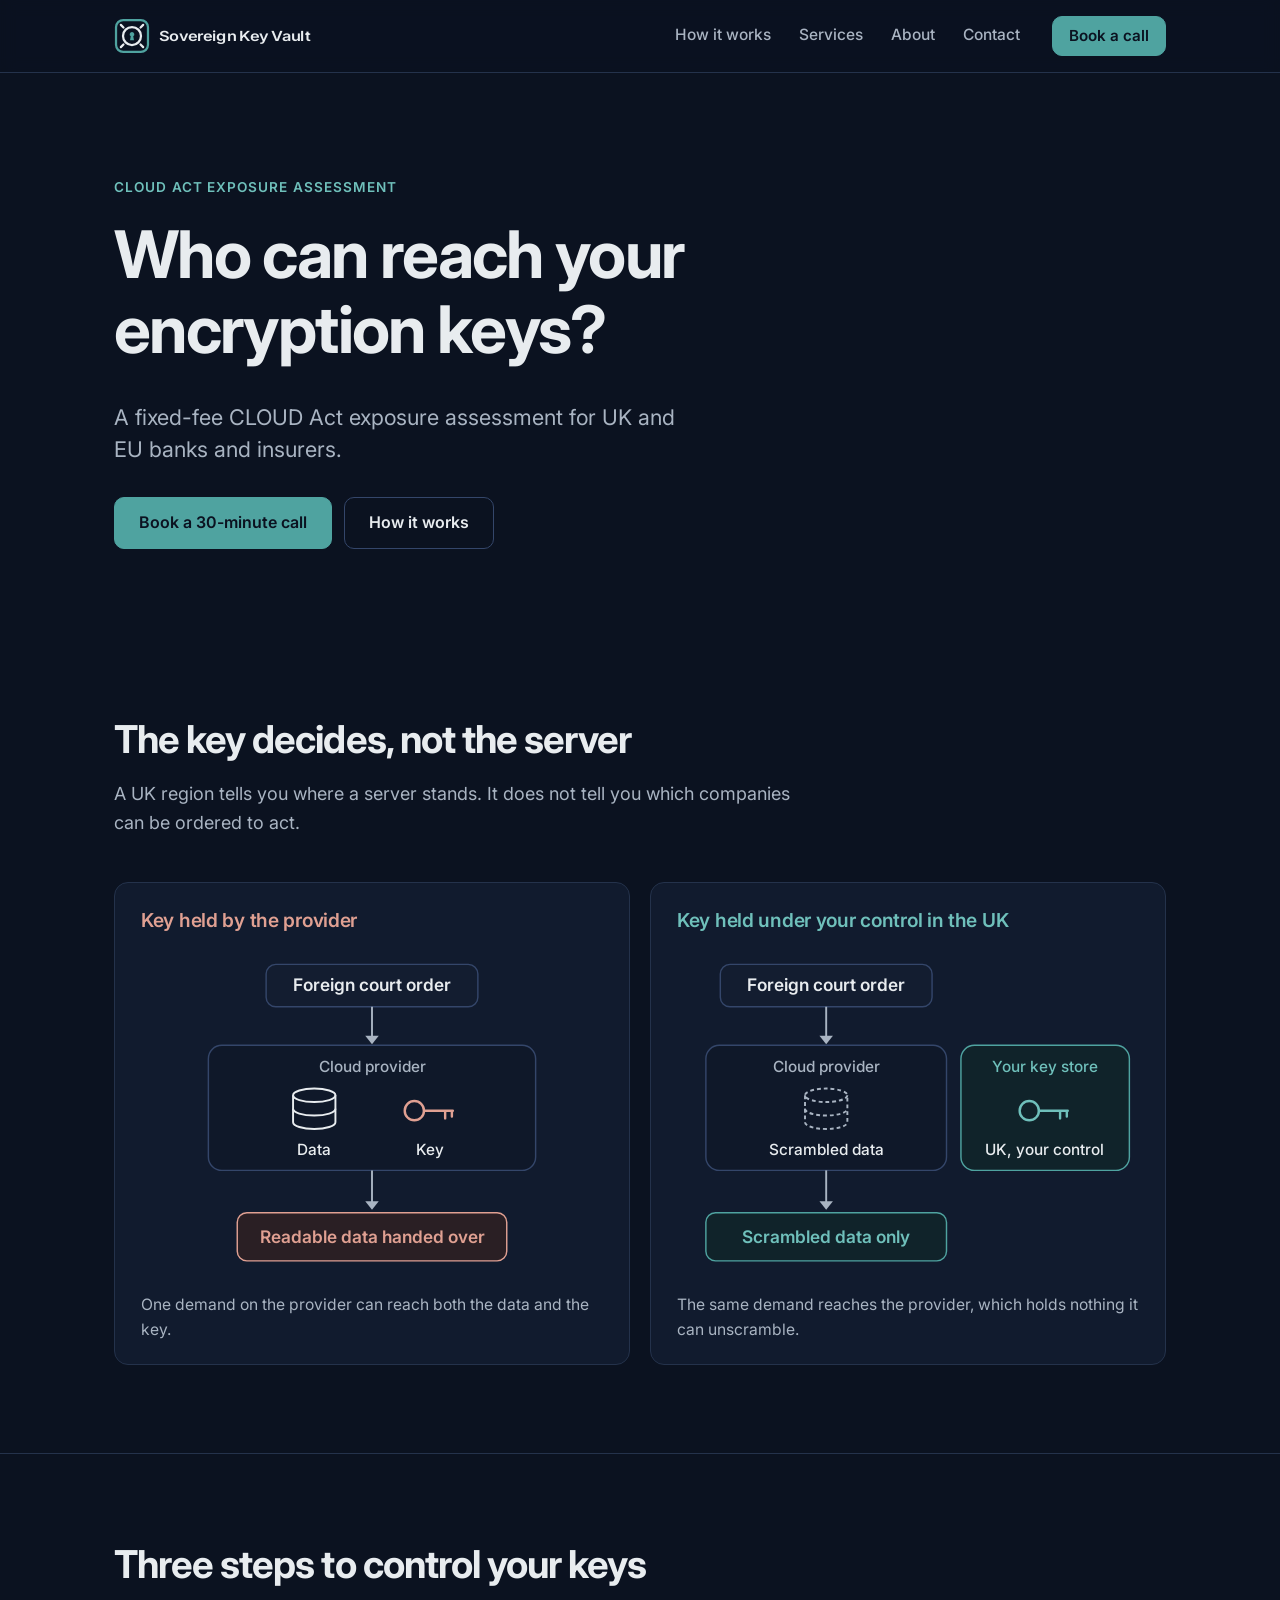
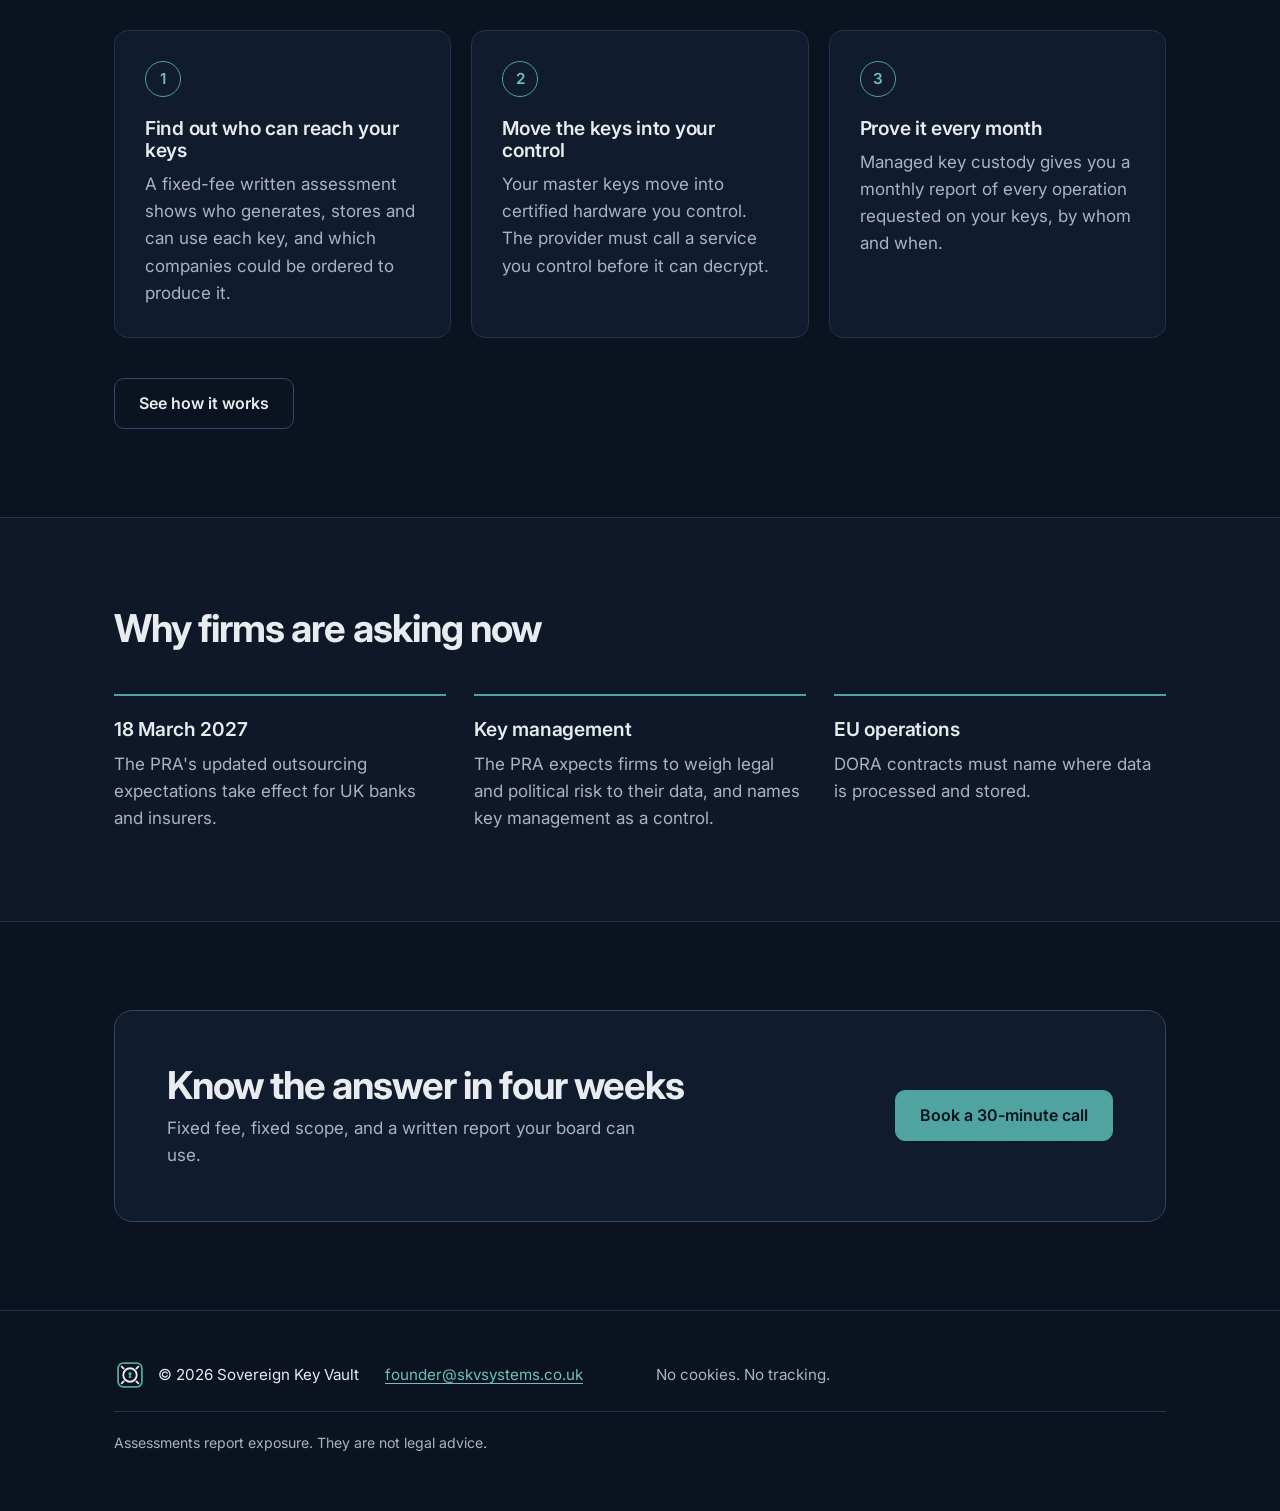
<file: index.html>
<!DOCTYPE html>
<html lang="en-GB">
<head>
  <meta charset="utf-8">
  <meta name="viewport" content="width=device-width, initial-scale=1">
  <title>Home | Sovereign Key Vault</title>
  <meta name="description" content="A fixed-fee CLOUD Act exposure assessment for UK and EU banks and insurers. Find out who can reach your encryption keys, in 21 working days.">
  <link rel="canonical" href="https://skvsystems.co.uk/">
  <link rel="icon" href="favicon.svg" type="image/svg+xml">
  <meta property="og:type" content="website">
  <meta property="og:site_name" content="Sovereign Key Vault">
  <meta property="og:locale" content="en_GB">
  <meta property="og:title" content="Who can reach your encryption keys? | Sovereign Key Vault">
  <meta property="og:description" content="A fixed-fee CLOUD Act exposure assessment for UK and EU banks and insurers.">
  <meta property="og:url" content="https://skvsystems.co.uk/">
  <link rel="preconnect" href="https://fonts.googleapis.com">
  <link rel="preconnect" href="https://fonts.gstatic.com" crossorigin>
  <link href="https://fonts.googleapis.com/css2?family=Inter:wght@400;500;600;700&display=swap" rel="stylesheet">
  <link rel="stylesheet" href="style.css">
</head>
<body>
  <a class="skip" href="#main">Skip to content</a>

  <header class="site-header">
    <div class="wrap header-inner">
      <a class="brand" href="index.html" aria-label="Sovereign Key Vault, home">
        <svg viewBox="0 0 220 40" width="220" height="40" aria-hidden="true" focusable="false">
          <rect x="2.25" y="2.25" width="35.5" height="35.5" rx="8" fill="none" stroke="#4FA3A0" stroke-width="2.5"/>
          <circle cx="20" cy="20" r="10" fill="none" stroke="#E8ECEF" stroke-width="2.5"/>
          <path d="M7.6 7.6 10.5 10.5M32.4 7.6 29.5 10.5M7.6 32.4 10.5 29.5M32.4 32.4 29.5 29.5" fill="none" stroke="#E8ECEF" stroke-width="2.5" stroke-linecap="round"/>
          <path d="M20 15.6A2.6 2.6 0 0 1 21.4 20.39L22.2 24.6H17.8L18.6 20.39A2.6 2.6 0 0 1 20 15.6Z" fill="#4FA3A0"/>
          <text x="50" y="25.5" font-family="Inter, system-ui, sans-serif" font-size="15.5" font-weight="600" letter-spacing="-0.2" fill="#E8ECEF" textLength="168" lengthAdjust="spacingAndGlyphs">Sovereign Key Vault</text>
        </svg>
      </a>
      <nav class="nav" aria-label="Main">
        <a href="how-it-works.html">How it works</a>
        <a href="services.html">Services</a>
        <a href="about.html">About</a>
        <a href="contact.html">Contact</a>
      </nav>
      <a class="btn btn-small" href="contact.html">Book a call</a>
    </div>
  </header>

  <main id="main">

    <section class="hero">
      <div class="wrap">
        <span class="eyebrow">CLOUD Act exposure assessment</span>
        <h1>Who can reach your encryption keys?</h1>
        <p class="lead">A fixed-fee CLOUD Act exposure assessment for UK and EU banks and insurers.</p>
        <div class="actions">
          <a class="btn" href="contact.html">Book a 30-minute call</a>
          <a class="btn btn-ghost" href="how-it-works.html">How it works</a>
        </div>
      </div>
    </section>

    <section class="section" aria-labelledby="diagram-title">
      <div class="wrap">
        <div class="section-head">
          <h2 id="diagram-title">The key decides, not the server</h2>
          <p>A UK region tells you where a server stands. It does not tell you which companies can be ordered to act.</p>
        </div>

        <div class="diagram">
          <figure class="panel is-risk">
            <h3>Key held by the provider</h3>
            <svg viewBox="0 0 480 340" role="img" aria-labelledby="d1t d1d">
              <title id="d1t">Key held by the provider</title>
              <desc id="d1d">A foreign court order served on the cloud provider reaches both your data and your key, so readable data can be handed over.</desc>
              <rect x="130" y="16" width="220" height="44" rx="10" fill="#131d30" stroke="#34466a" stroke-width="1.5"/>
              <text x="240" y="44" text-anchor="middle" font-size="18" font-weight="600" fill="#E8ECEF">Foreign court order</text>
              <path d="M240 60V92" stroke="#A9B4C2" stroke-width="2"/>
              <path d="M233 90 240 99 247 90Z" fill="#A9B4C2"/>
              <rect x="70" y="100" width="340" height="130" rx="14" fill="#0F1829" stroke="#34466a" stroke-width="1.5"/>
              <text x="240" y="128" text-anchor="middle" font-size="16" font-weight="500" fill="#A9B4C2">Cloud provider</text>
              <g fill="none" stroke="#E8ECEF" stroke-width="2">
                <ellipse cx="180" cy="152" rx="22" ry="7"/>
                <path d="M158 152v28c0 3.9 9.8 7 22 7s22-3.1 22-7v-28"/>
                <path d="M158 166c0 3.9 9.8 7 22 7s22-3.1 22-7"/>
              </g>
              <text x="180" y="214" text-anchor="middle" font-size="16" font-weight="500" fill="#E8ECEF">Data</text>
              <g fill="none" stroke="#E0A092" stroke-width="2.5" stroke-linecap="round">
                <circle cx="284" cy="168" r="10"/>
                <path d="M294 168h30M316 168v8M323 168v6"/>
              </g>
              <text x="300" y="214" text-anchor="middle" font-size="16" font-weight="500" fill="#E8ECEF">Key</text>
              <path d="M240 230V264" stroke="#A9B4C2" stroke-width="2"/>
              <path d="M233 262 240 271 247 262Z" fill="#A9B4C2"/>
              <rect x="100" y="274" width="280" height="50" rx="10" fill="#2a1f24" stroke="#E0A092" stroke-width="1.5"/>
              <text x="240" y="305" text-anchor="middle" font-size="18" font-weight="600" fill="#E0A092">Readable data handed over</text>
            </svg>
            <figcaption>One demand on the provider can reach both the data and the key.</figcaption>
          </figure>

          <figure class="panel is-safe">
            <h3>Key held under your control in the UK</h3>
            <svg viewBox="0 0 480 340" role="img" aria-labelledby="d2t d2d">
              <title id="d2t">Key held under your control in the UK</title>
              <desc id="d2d">The same court order served on the cloud provider reaches only scrambled data, because the key sits in a UK key store under your control.</desc>
              <rect x="45" y="16" width="220" height="44" rx="10" fill="#131d30" stroke="#34466a" stroke-width="1.5"/>
              <text x="155" y="44" text-anchor="middle" font-size="18" font-weight="600" fill="#E8ECEF">Foreign court order</text>
              <path d="M155 60V92" stroke="#A9B4C2" stroke-width="2"/>
              <path d="M148 90 155 99 162 90Z" fill="#A9B4C2"/>
              <rect x="30" y="100" width="250" height="130" rx="14" fill="#0F1829" stroke="#34466a" stroke-width="1.5"/>
              <text x="155" y="128" text-anchor="middle" font-size="16" font-weight="500" fill="#A9B4C2">Cloud provider</text>
              <g fill="none" stroke="#A9B4C2" stroke-width="2" stroke-dasharray="4 3">
                <ellipse cx="155" cy="152" rx="22" ry="7"/>
                <path d="M133 152v28c0 3.9 9.8 7 22 7s22-3.1 22-7v-28"/>
                <path d="M133 166c0 3.9 9.8 7 22 7s22-3.1 22-7"/>
              </g>
              <text x="155" y="214" text-anchor="middle" font-size="16" font-weight="500" fill="#E8ECEF">Scrambled data</text>
              <rect x="295" y="100" width="175" height="130" rx="14" fill="#10232a" stroke="#4FA3A0" stroke-width="1.5"/>
              <text x="382" y="128" text-anchor="middle" font-size="16" font-weight="500" fill="#6FC0BB">Your key store</text>
              <g fill="none" stroke="#6FC0BB" stroke-width="2.5" stroke-linecap="round">
                <circle cx="366" cy="168" r="10"/>
                <path d="M376 168h30M398 168v8M405 168v6"/>
              </g>
              <text x="382" y="214" text-anchor="middle" font-size="16" font-weight="500" fill="#E8ECEF">UK, your control</text>
              <path d="M155 230V264" stroke="#A9B4C2" stroke-width="2"/>
              <path d="M148 262 155 271 162 262Z" fill="#A9B4C2"/>
              <rect x="30" y="274" width="250" height="50" rx="10" fill="#10232a" stroke="#4FA3A0" stroke-width="1.5"/>
              <text x="155" y="305" text-anchor="middle" font-size="18" font-weight="600" fill="#6FC0BB">Scrambled data only</text>
            </svg>
            <figcaption>The same demand reaches the provider, which holds nothing it can unscramble.</figcaption>
          </figure>
        </div>
      </div>
    </section>

    <section class="section" aria-labelledby="what-title">
      <div class="wrap">
        <div class="section-head">
          <h2 id="what-title">Three steps to control your keys</h2>
        </div>
        <div class="grid-3">
          <article class="card">
            <span class="card-num" aria-hidden="true">1</span>
            <h3>Find out who can reach your keys</h3>
            <p>A fixed-fee written assessment shows who generates, stores and can use each key, and which companies could be ordered to produce it.</p>
          </article>
          <article class="card">
            <span class="card-num" aria-hidden="true">2</span>
            <h3>Move the keys into your control</h3>
            <p>Your master keys move into certified hardware you control. The provider must call a service you control before it can decrypt.</p>
          </article>
          <article class="card">
            <span class="card-num" aria-hidden="true">3</span>
            <h3>Prove it every month</h3>
            <p>Managed key custody gives you a monthly report of every operation requested on your keys, by whom and when.</p>
          </article>
        </div>
        <div class="section-foot">
          <a class="btn btn-ghost" href="how-it-works.html">See how it works</a>
        </div>
      </div>
    </section>

    <section class="section band" aria-labelledby="why-title">
      <div class="wrap">
        <div class="section-head">
          <h2 id="why-title">Why firms are asking now</h2>
        </div>
        <ul class="points">
          <li><strong>18 March 2027</strong>The PRA's updated outsourcing expectations take effect for UK banks and insurers.</li>
          <li><strong>Key management</strong>The PRA expects firms to weigh legal and political risk to their data, and names key management as a control.</li>
          <li><strong>EU operations</strong>DORA contracts must name where data is processed and stored.</li>
        </ul>
      </div>
    </section>

    <section class="section" aria-labelledby="cta-title">
      <div class="wrap">
        <div class="cta">
          <div>
            <h2 id="cta-title">Know the answer in four weeks</h2>
            <p>Fixed fee, fixed scope, and a written report your board can use.</p>
          </div>
          <a class="btn" href="contact.html">Book a 30-minute call</a>
        </div>
      </div>
    </section>

  </main>

  <footer class="site-footer">
    <div class="wrap footer-inner">
      <div class="footer-brand">
        <img src="favicon.svg" width="32" height="32" alt="">
        <span>© 2026 Sovereign Key Vault</span>
      </div>
      <p><a href="mailto:founder@skvsystems.co.uk">founder@skvsystems.co.uk</a></p>
      <p>No cookies. No tracking.</p>
      <p class="footer-legal">Assessments report exposure. They are not legal advice.</p>
    </div>
  </footer>
</body>
</html>
</file>
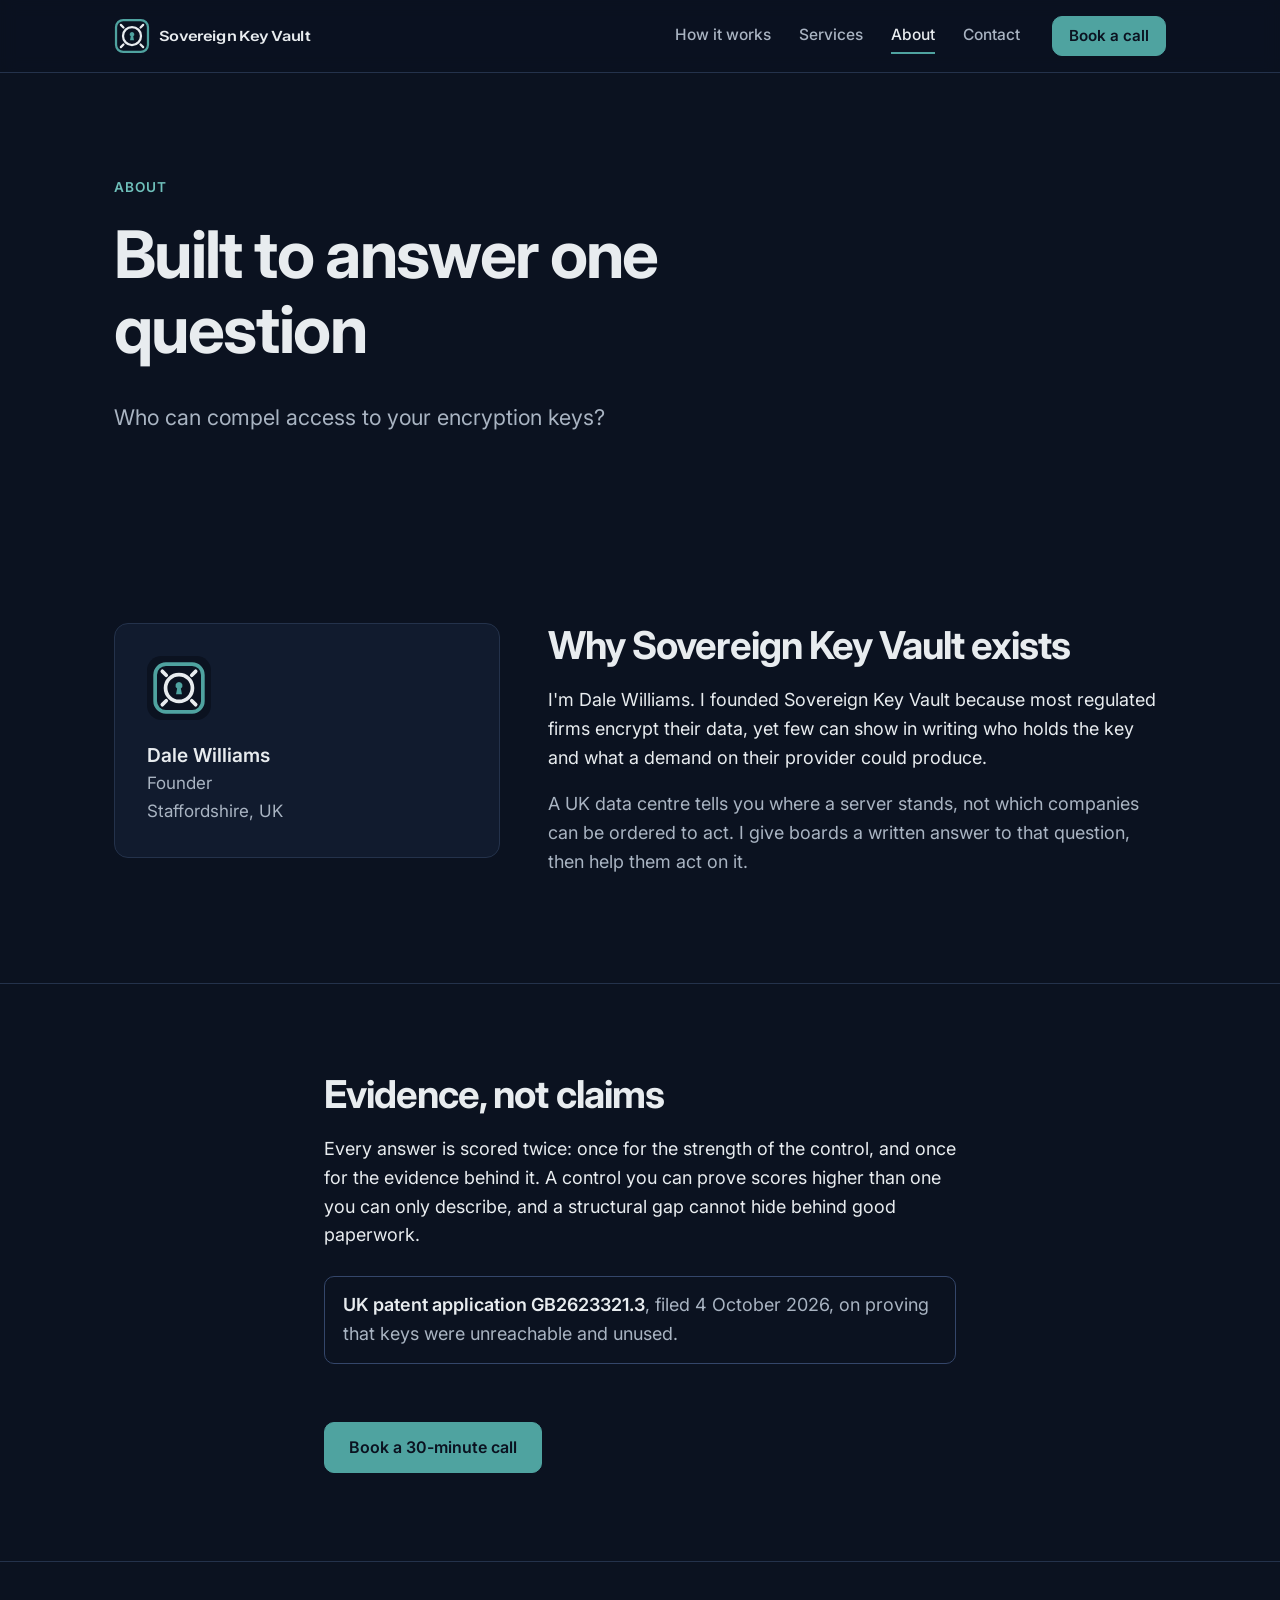
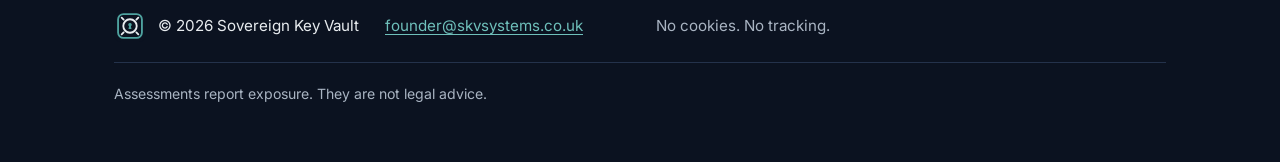
<file: about.html>
<!DOCTYPE html>
<html lang="en-GB">
<head>
  <meta charset="utf-8">
  <meta name="viewport" content="width=device-width, initial-scale=1">
  <title>About | Sovereign Key Vault</title>
  <meta name="description" content="Sovereign Key Vault is a UK service founded by Dale Williams in Staffordshire to answer one question: who can compel access to your encryption keys?">
  <link rel="canonical" href="https://skvsystems.co.uk/about.html">
  <link rel="icon" href="favicon.svg" type="image/svg+xml">
  <meta property="og:type" content="website">
  <meta property="og:site_name" content="Sovereign Key Vault">
  <meta property="og:locale" content="en_GB">
  <meta property="og:title" content="About | Sovereign Key Vault">
  <meta property="og:description" content="A UK service built to answer one question: who can compel access to your encryption keys?">
  <meta property="og:url" content="https://skvsystems.co.uk/about.html">
  <link rel="preconnect" href="https://fonts.googleapis.com">
  <link rel="preconnect" href="https://fonts.gstatic.com" crossorigin>
  <link href="https://fonts.googleapis.com/css2?family=Inter:wght@400;500;600;700&display=swap" rel="stylesheet">
  <link rel="stylesheet" href="style.css">
</head>
<body>
  <a class="skip" href="#main">Skip to content</a>

  <header class="site-header">
    <div class="wrap header-inner">
      <a class="brand" href="index.html" aria-label="Sovereign Key Vault, home">
        <svg viewBox="0 0 220 40" width="220" height="40" aria-hidden="true" focusable="false">
          <rect x="2.25" y="2.25" width="35.5" height="35.5" rx="8" fill="none" stroke="#4FA3A0" stroke-width="2.5"/>
          <circle cx="20" cy="20" r="10" fill="none" stroke="#E8ECEF" stroke-width="2.5"/>
          <path d="M7.6 7.6 10.5 10.5M32.4 7.6 29.5 10.5M7.6 32.4 10.5 29.5M32.4 32.4 29.5 29.5" fill="none" stroke="#E8ECEF" stroke-width="2.5" stroke-linecap="round"/>
          <path d="M20 15.6A2.6 2.6 0 0 1 21.4 20.39L22.2 24.6H17.8L18.6 20.39A2.6 2.6 0 0 1 20 15.6Z" fill="#4FA3A0"/>
          <text x="50" y="25.5" font-family="Inter, system-ui, sans-serif" font-size="15.5" font-weight="600" letter-spacing="-0.2" fill="#E8ECEF" textLength="168" lengthAdjust="spacingAndGlyphs">Sovereign Key Vault</text>
        </svg>
      </a>
      <nav class="nav" aria-label="Main">
        <a href="how-it-works.html">How it works</a>
        <a href="services.html">Services</a>
        <a href="about.html" aria-current="page">About</a>
        <a href="contact.html">Contact</a>
      </nav>
      <a class="btn btn-small" href="contact.html">Book a call</a>
    </div>
  </header>

  <main id="main">

    <section class="hero">
      <div class="wrap">
        <span class="eyebrow">About</span>
        <h1>Built to answer one question</h1>
        <p class="lead">Who can compel access to your encryption keys?</p>
      </div>
    </section>

    <section class="section" aria-labelledby="founder-title">
      <div class="wrap split">
        <div class="founder-card">
          <img src="favicon.svg" width="64" height="64" alt="">
          <p class="name">Dale Williams</p>
          <p>Founder</p>
          <p>Staffordshire, UK</p>
        </div>
        <div class="prose">
          <h2 id="founder-title">Why Sovereign Key Vault exists</h2>
          <p>I'm Dale Williams. I founded Sovereign Key Vault because most regulated firms encrypt their data, yet few can show in writing who holds the key and what a demand on their provider could produce.</p>
          <p>A UK data centre tells you where a server stands, not which companies can be ordered to act. I give boards a written answer to that question, then help them act on it.</p>
        </div>
      </div>
    </section>

    <section class="section" aria-labelledby="evidence-title">
      <div class="wrap narrow prose">
        <h2 id="evidence-title">Evidence, not claims</h2>
        <p>Every answer is scored twice: once for the strength of the control, and once for the evidence behind it. A control you can prove scores higher than one you can only describe, and a structural gap cannot hide behind good paperwork.</p>
        <p class="patent"><strong>UK patent application GB2623321.3</strong>, filed 4 October 2026, on proving that keys were unreachable and unused.</p>
        <div class="section-foot">
          <a class="btn" href="contact.html">Book a 30-minute call</a>
        </div>
      </div>
    </section>

  </main>

  <footer class="site-footer">
    <div class="wrap footer-inner">
      <div class="footer-brand">
        <img src="favicon.svg" width="32" height="32" alt="">
        <span>© 2026 Sovereign Key Vault</span>
      </div>
      <p><a href="mailto:founder@skvsystems.co.uk">founder@skvsystems.co.uk</a></p>
      <p>No cookies. No tracking.</p>
      <p class="footer-legal">Assessments report exposure. They are not legal advice.</p>
    </div>
  </footer>
</body>
</html>
</file>
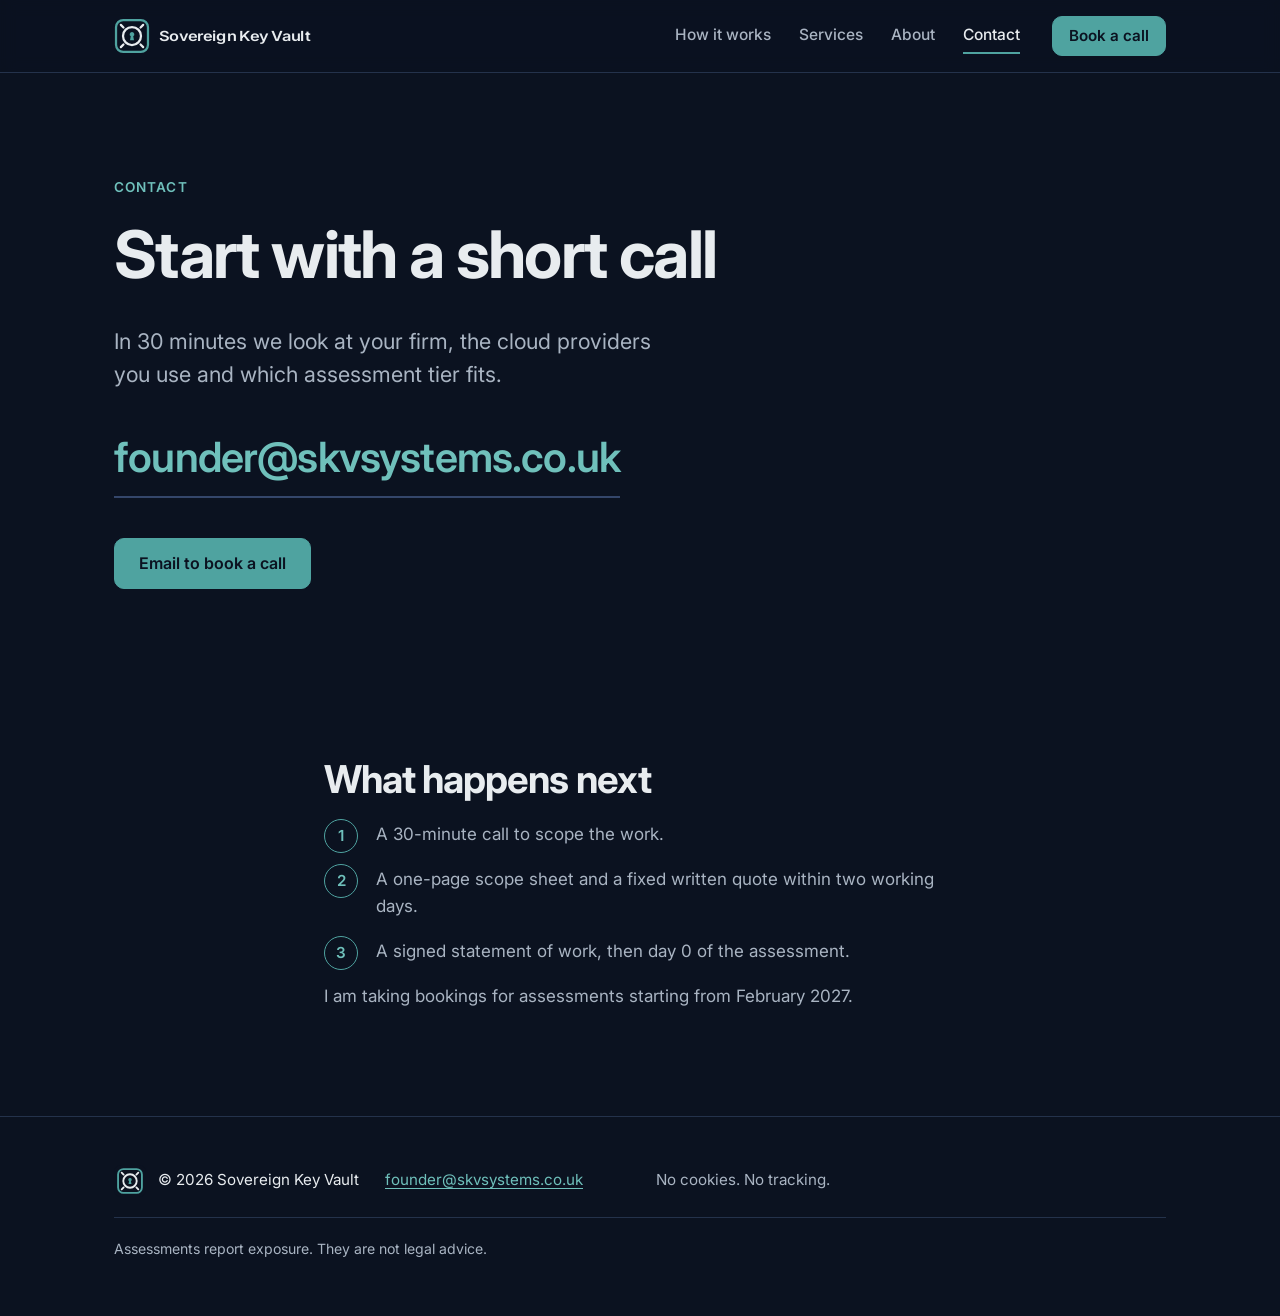
<file: contact.html>
<!DOCTYPE html>
<html lang="en-GB">
<head>
  <meta charset="utf-8">
  <meta name="viewport" content="width=device-width, initial-scale=1">
  <title>Contact | Sovereign Key Vault</title>
  <meta name="description" content="Book a 30-minute call with Sovereign Key Vault. Email founder@skvsystems.co.uk and receive a fixed written quote within two working days.">
  <link rel="canonical" href="https://skvsystems.co.uk/contact.html">
  <link rel="icon" href="favicon.svg" type="image/svg+xml">
  <meta property="og:type" content="website">
  <meta property="og:site_name" content="Sovereign Key Vault">
  <meta property="og:locale" content="en_GB">
  <meta property="og:title" content="Contact | Sovereign Key Vault">
  <meta property="og:description" content="Start with a short call. A fixed written quote follows within two working days.">
  <meta property="og:url" content="https://skvsystems.co.uk/contact.html">
  <link rel="preconnect" href="https://fonts.googleapis.com">
  <link rel="preconnect" href="https://fonts.gstatic.com" crossorigin>
  <link href="https://fonts.googleapis.com/css2?family=Inter:wght@400;500;600;700&display=swap" rel="stylesheet">
  <link rel="stylesheet" href="style.css">
</head>
<body>
  <a class="skip" href="#main">Skip to content</a>

  <header class="site-header">
    <div class="wrap header-inner">
      <a class="brand" href="index.html" aria-label="Sovereign Key Vault, home">
        <svg viewBox="0 0 220 40" width="220" height="40" aria-hidden="true" focusable="false">
          <rect x="2.25" y="2.25" width="35.5" height="35.5" rx="8" fill="none" stroke="#4FA3A0" stroke-width="2.5"/>
          <circle cx="20" cy="20" r="10" fill="none" stroke="#E8ECEF" stroke-width="2.5"/>
          <path d="M7.6 7.6 10.5 10.5M32.4 7.6 29.5 10.5M7.6 32.4 10.5 29.5M32.4 32.4 29.5 29.5" fill="none" stroke="#E8ECEF" stroke-width="2.5" stroke-linecap="round"/>
          <path d="M20 15.6A2.6 2.6 0 0 1 21.4 20.39L22.2 24.6H17.8L18.6 20.39A2.6 2.6 0 0 1 20 15.6Z" fill="#4FA3A0"/>
          <text x="50" y="25.5" font-family="Inter, system-ui, sans-serif" font-size="15.5" font-weight="600" letter-spacing="-0.2" fill="#E8ECEF" textLength="168" lengthAdjust="spacingAndGlyphs">Sovereign Key Vault</text>
        </svg>
      </a>
      <nav class="nav" aria-label="Main">
        <a href="how-it-works.html">How it works</a>
        <a href="services.html">Services</a>
        <a href="about.html">About</a>
        <a href="contact.html" aria-current="page">Contact</a>
      </nav>
      <a class="btn btn-small" href="contact.html">Book a call</a>
    </div>
  </header>

  <main id="main">

    <section class="hero">
      <div class="wrap">
        <span class="eyebrow">Contact</span>
        <h1>Start with a short call</h1>
        <p class="lead">In 30 minutes we look at your firm, the cloud providers you use and which assessment tier fits.</p>
        <a class="email-big" href="mailto:founder@skvsystems.co.uk?subject=Book%20a%2030-minute%20call">founder@skvsystems.co.uk</a>
        <div class="actions">
          <a class="btn" href="mailto:founder@skvsystems.co.uk?subject=Book%20a%2030-minute%20call">Email to book a call</a>
        </div>
      </div>
    </section>

    <section class="section" aria-labelledby="next-title">
      <div class="wrap narrow">
        <h2 id="next-title">What happens next</h2>
        <ol class="steps-list">
          <li>A 30-minute call to scope the work.</li>
          <li>A one-page scope sheet and a fixed written quote within two working days.</li>
          <li>A signed statement of work, then day 0 of the assessment.</li>
        </ol>
        <p class="muted">I am taking bookings for assessments starting from February 2027.</p>
      </div>
    </section>

  </main>

  <footer class="site-footer">
    <div class="wrap footer-inner">
      <div class="footer-brand">
        <img src="favicon.svg" width="32" height="32" alt="">
        <span>© 2026 Sovereign Key Vault</span>
      </div>
      <p><a href="mailto:founder@skvsystems.co.uk">founder@skvsystems.co.uk</a></p>
      <p>No cookies. No tracking.</p>
      <p class="footer-legal">Assessments report exposure. They are not legal advice.</p>
    </div>
  </footer>
</body>
</html>
</file>
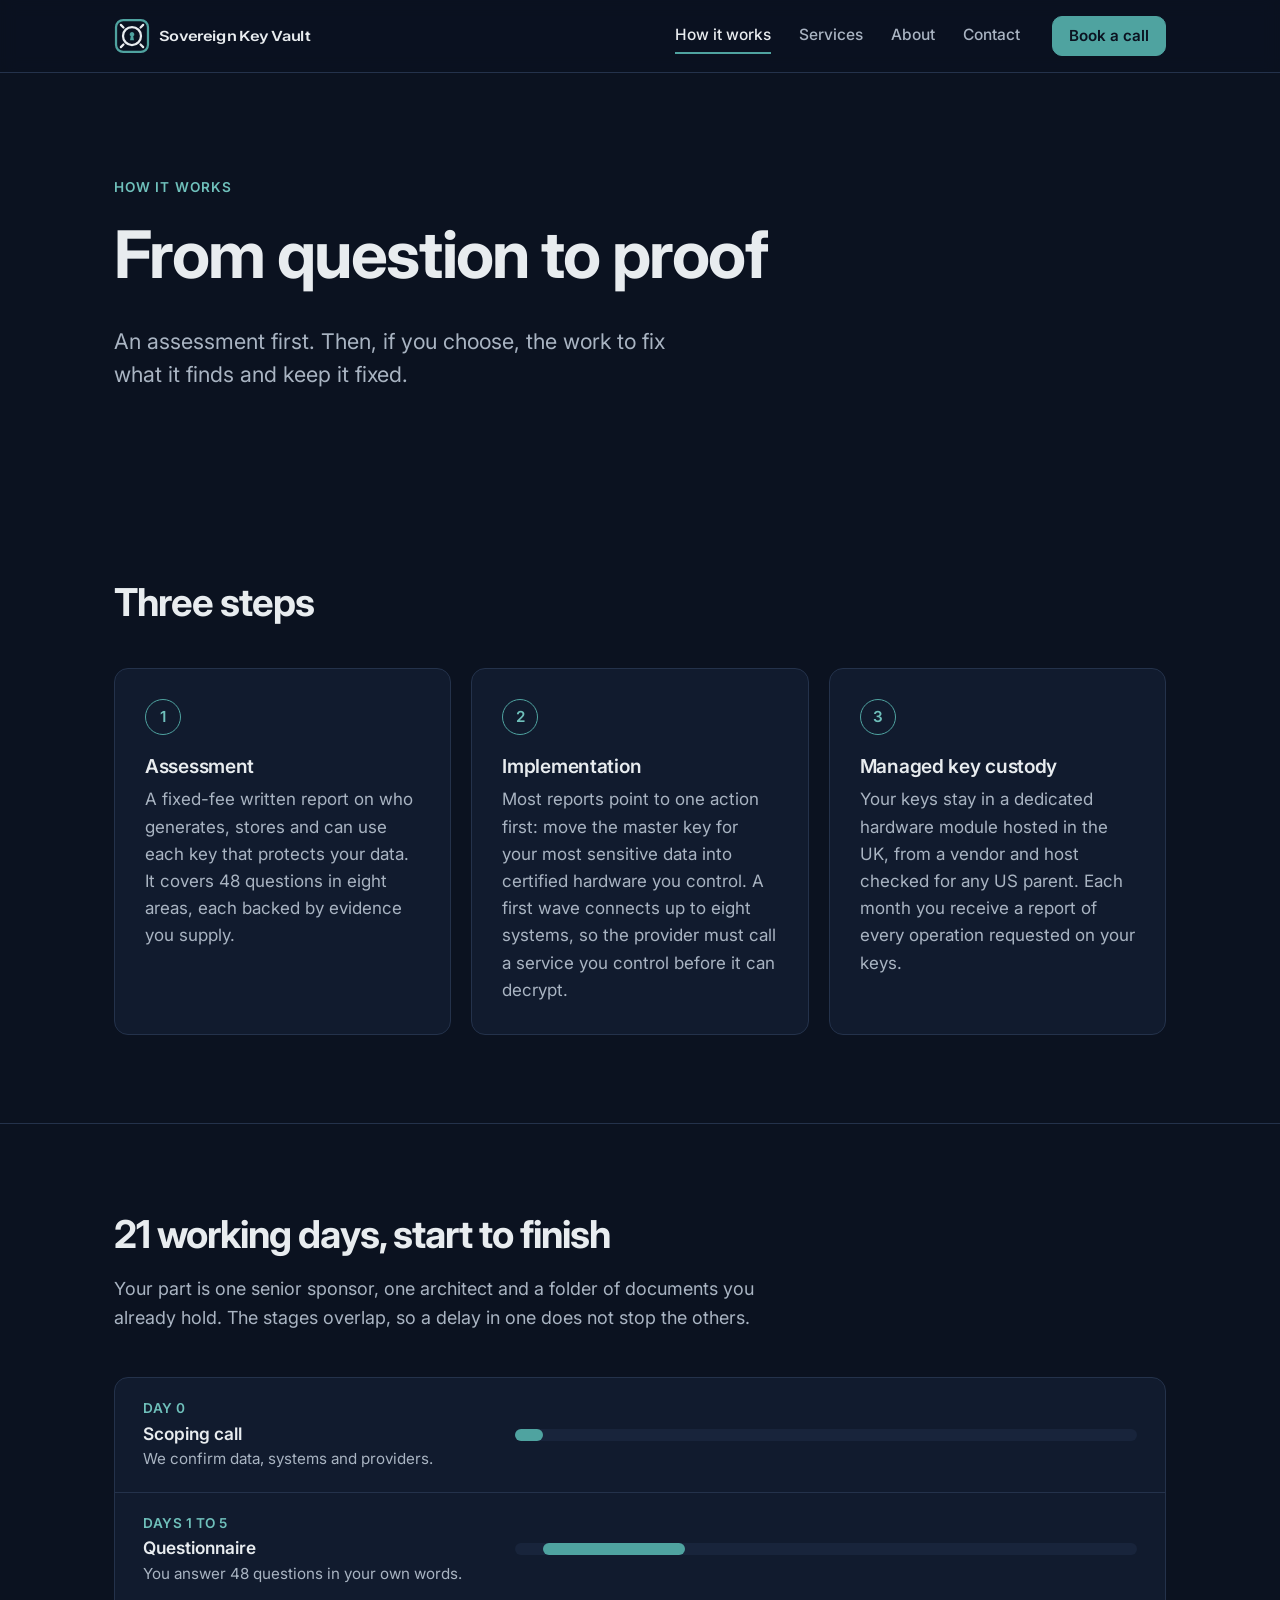
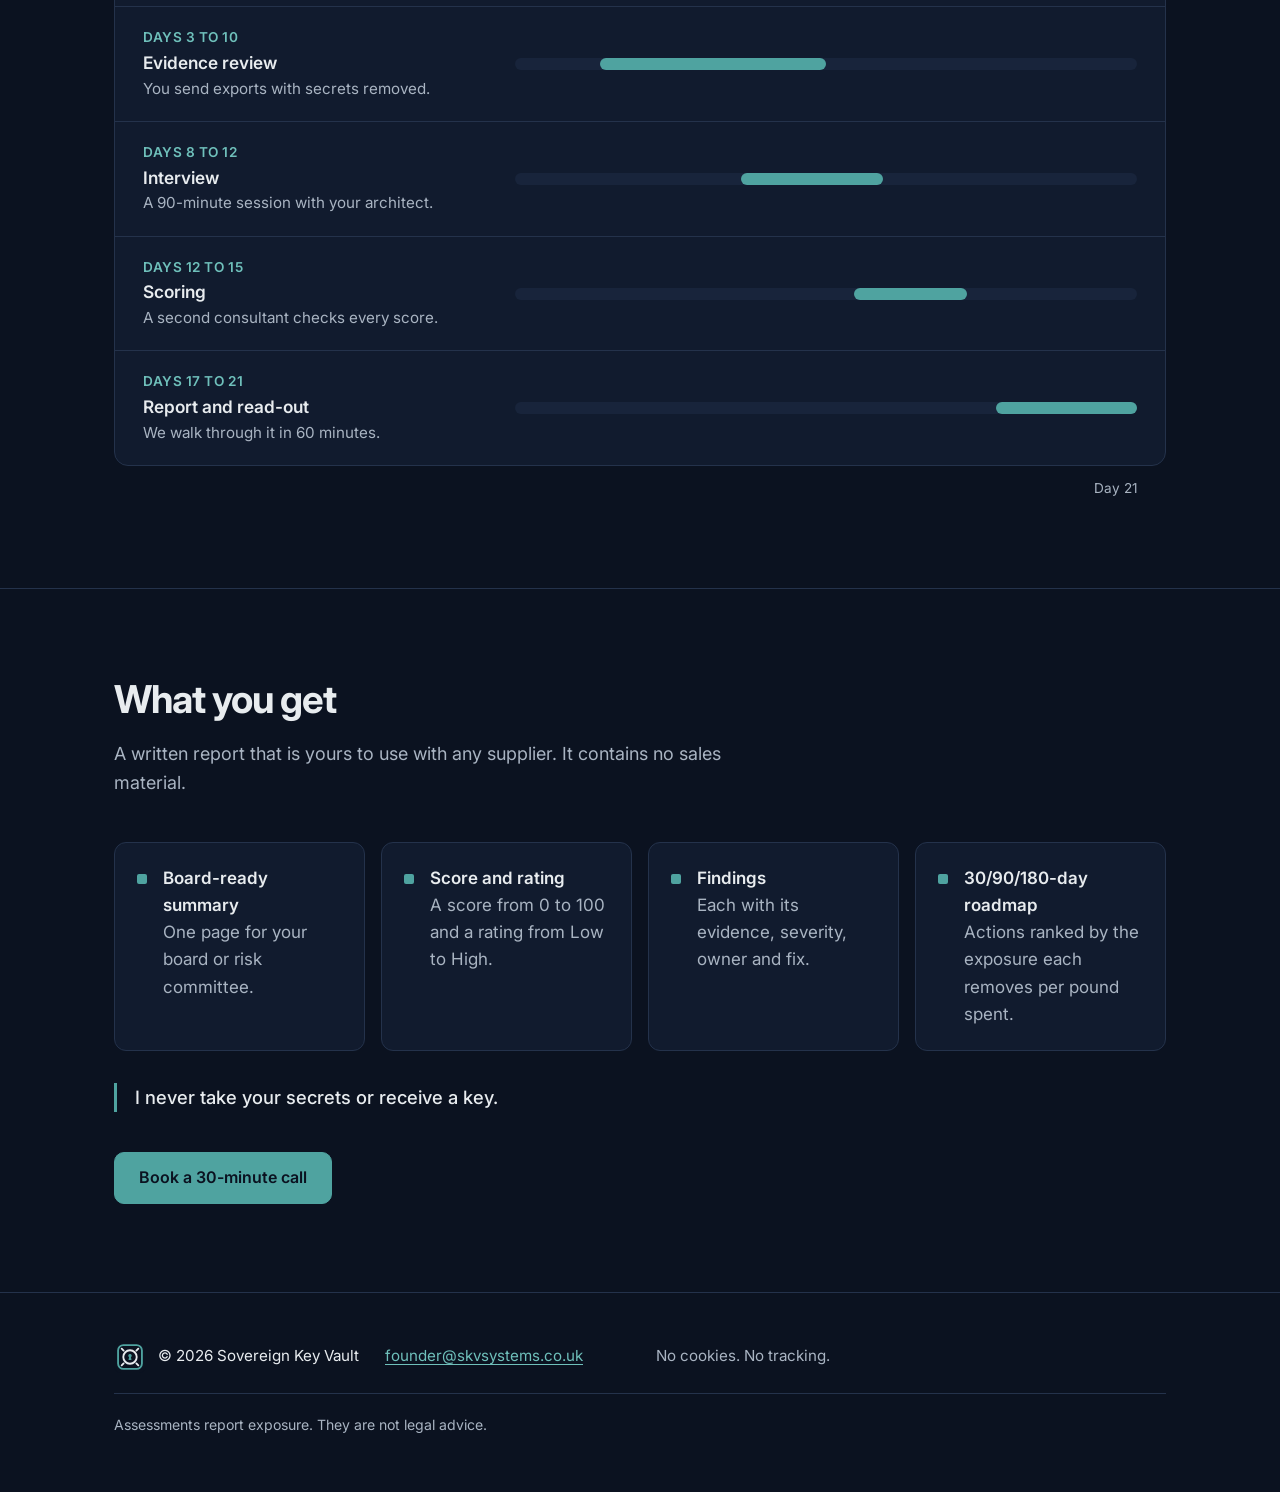
<file: how-it-works.html>
<!DOCTYPE html>
<html lang="en-GB">
<head>
  <meta charset="utf-8">
  <meta name="viewport" content="width=device-width, initial-scale=1">
  <title>How it works | Sovereign Key Vault</title>
  <meta name="description" content="Assessment, implementation and managed key custody. A fixed-fee assessment runs 21 working days from scoping call to read-out.">
  <link rel="canonical" href="https://skvsystems.co.uk/how-it-works.html">
  <link rel="icon" href="favicon.svg" type="image/svg+xml">
  <meta property="og:type" content="website">
  <meta property="og:site_name" content="Sovereign Key Vault">
  <meta property="og:locale" content="en_GB">
  <meta property="og:title" content="How it works | Sovereign Key Vault">
  <meta property="og:description" content="Assessment, implementation and managed key custody. 21 working days from scoping call to read-out.">
  <meta property="og:url" content="https://skvsystems.co.uk/how-it-works.html">
  <link rel="preconnect" href="https://fonts.googleapis.com">
  <link rel="preconnect" href="https://fonts.gstatic.com" crossorigin>
  <link href="https://fonts.googleapis.com/css2?family=Inter:wght@400;500;600;700&display=swap" rel="stylesheet">
  <link rel="stylesheet" href="style.css">
</head>
<body>
  <a class="skip" href="#main">Skip to content</a>

  <header class="site-header">
    <div class="wrap header-inner">
      <a class="brand" href="index.html" aria-label="Sovereign Key Vault, home">
        <svg viewBox="0 0 220 40" width="220" height="40" aria-hidden="true" focusable="false">
          <rect x="2.25" y="2.25" width="35.5" height="35.5" rx="8" fill="none" stroke="#4FA3A0" stroke-width="2.5"/>
          <circle cx="20" cy="20" r="10" fill="none" stroke="#E8ECEF" stroke-width="2.5"/>
          <path d="M7.6 7.6 10.5 10.5M32.4 7.6 29.5 10.5M7.6 32.4 10.5 29.5M32.4 32.4 29.5 29.5" fill="none" stroke="#E8ECEF" stroke-width="2.5" stroke-linecap="round"/>
          <path d="M20 15.6A2.6 2.6 0 0 1 21.4 20.39L22.2 24.6H17.8L18.6 20.39A2.6 2.6 0 0 1 20 15.6Z" fill="#4FA3A0"/>
          <text x="50" y="25.5" font-family="Inter, system-ui, sans-serif" font-size="15.5" font-weight="600" letter-spacing="-0.2" fill="#E8ECEF" textLength="168" lengthAdjust="spacingAndGlyphs">Sovereign Key Vault</text>
        </svg>
      </a>
      <nav class="nav" aria-label="Main">
        <a href="how-it-works.html" aria-current="page">How it works</a>
        <a href="services.html">Services</a>
        <a href="about.html">About</a>
        <a href="contact.html">Contact</a>
      </nav>
      <a class="btn btn-small" href="contact.html">Book a call</a>
    </div>
  </header>

  <main id="main">

    <section class="hero">
      <div class="wrap">
        <span class="eyebrow">How it works</span>
        <h1>From question to proof</h1>
        <p class="lead">An assessment first. Then, if you choose, the work to fix what it finds and keep it fixed.</p>
      </div>
    </section>

    <section class="section" aria-labelledby="steps-title">
      <div class="wrap">
        <div class="section-head">
          <h2 id="steps-title">Three steps</h2>
        </div>
        <div class="grid-3">
          <article class="card">
            <span class="card-num" aria-hidden="true">1</span>
            <h3>Assessment</h3>
            <p>A fixed-fee written report on who generates, stores and can use each key that protects your data. It covers 48 questions in eight areas, each backed by evidence you supply.</p>
          </article>
          <article class="card">
            <span class="card-num" aria-hidden="true">2</span>
            <h3>Implementation</h3>
            <p>Most reports point to one action first: move the master key for your most sensitive data into certified hardware you control. A first wave connects up to eight systems, so the provider must call a service you control before it can decrypt.</p>
          </article>
          <article class="card">
            <span class="card-num" aria-hidden="true">3</span>
            <h3>Managed key custody</h3>
            <p>Your keys stay in a dedicated hardware module hosted in the UK, from a vendor and host checked for any US parent. Each month you receive a report of every operation requested on your keys.</p>
          </article>
        </div>
      </div>
    </section>

    <section class="section" aria-labelledby="timeline-title">
      <div class="wrap">
        <div class="section-head">
          <h2 id="timeline-title">21 working days, start to finish</h2>
          <p>Your part is one senior sponsor, one architect and a folder of documents you already hold. The stages overlap, so a delay in one does not stop the others.</p>
        </div>

        <ol class="timeline">
          <li class="tl-row">
            <div>
              <span class="tl-day">Day 0</span>
              <span class="tl-stage">Scoping call</span>
              <span class="tl-note">We confirm data, systems and providers.</span>
            </div>
            <div class="track" aria-hidden="true"><span class="bar" style="--s:0;--e:0"></span></div>
          </li>
          <li class="tl-row">
            <div>
              <span class="tl-day">Days 1 to 5</span>
              <span class="tl-stage">Questionnaire</span>
              <span class="tl-note">You answer 48 questions in your own words.</span>
            </div>
            <div class="track" aria-hidden="true"><span class="bar" style="--s:1;--e:5"></span></div>
          </li>
          <li class="tl-row">
            <div>
              <span class="tl-day">Days 3 to 10</span>
              <span class="tl-stage">Evidence review</span>
              <span class="tl-note">You send exports with secrets removed.</span>
            </div>
            <div class="track" aria-hidden="true"><span class="bar" style="--s:3;--e:10"></span></div>
          </li>
          <li class="tl-row">
            <div>
              <span class="tl-day">Days 8 to 12</span>
              <span class="tl-stage">Interview</span>
              <span class="tl-note">A 90-minute session with your architect.</span>
            </div>
            <div class="track" aria-hidden="true"><span class="bar" style="--s:8;--e:12"></span></div>
          </li>
          <li class="tl-row">
            <div>
              <span class="tl-day">Days 12 to 15</span>
              <span class="tl-stage">Scoring</span>
              <span class="tl-note">A second consultant checks every score.</span>
            </div>
            <div class="track" aria-hidden="true"><span class="bar" style="--s:12;--e:15"></span></div>
          </li>
          <li class="tl-row">
            <div>
              <span class="tl-day">Days 17 to 21</span>
              <span class="tl-stage">Report and read-out</span>
              <span class="tl-note">We walk through it in 60 minutes.</span>
            </div>
            <div class="track" aria-hidden="true"><span class="bar" style="--s:17;--e:21"></span></div>
          </li>
        </ol>
        <div class="tl-scale" aria-hidden="true"><span>Label</span><span>Day 21</span></div>
      </div>
    </section>

    <section class="section" aria-labelledby="get-title">
      <div class="wrap">
        <div class="section-head">
          <h2 id="get-title">What you get</h2>
          <p>A written report that is yours to use with any supplier. It contains no sales material.</p>
        </div>
        <ul class="ticks">
          <li><strong>Board-ready summary</strong>One page for your board or risk committee.</li>
          <li><strong>Score and rating</strong>A score from 0 to 100 and a rating from Low to High.</li>
          <li><strong>Findings</strong>Each with its evidence, severity, owner and fix.</li>
          <li><strong>30/90/180-day roadmap</strong>Actions ranked by the exposure each removes per pound spent.</li>
        </ul>
        <p class="statement">I never take your secrets or receive a key.</p>
        <div class="section-foot">
          <a class="btn" href="contact.html">Book a 30-minute call</a>
        </div>
      </div>
    </section>

  </main>

  <footer class="site-footer">
    <div class="wrap footer-inner">
      <div class="footer-brand">
        <img src="favicon.svg" width="32" height="32" alt="">
        <span>© 2026 Sovereign Key Vault</span>
      </div>
      <p><a href="mailto:founder@skvsystems.co.uk">founder@skvsystems.co.uk</a></p>
      <p>No cookies. No tracking.</p>
      <p class="footer-legal">Assessments report exposure. They are not legal advice.</p>
    </div>
  </footer>
</body>
</html>
</file>
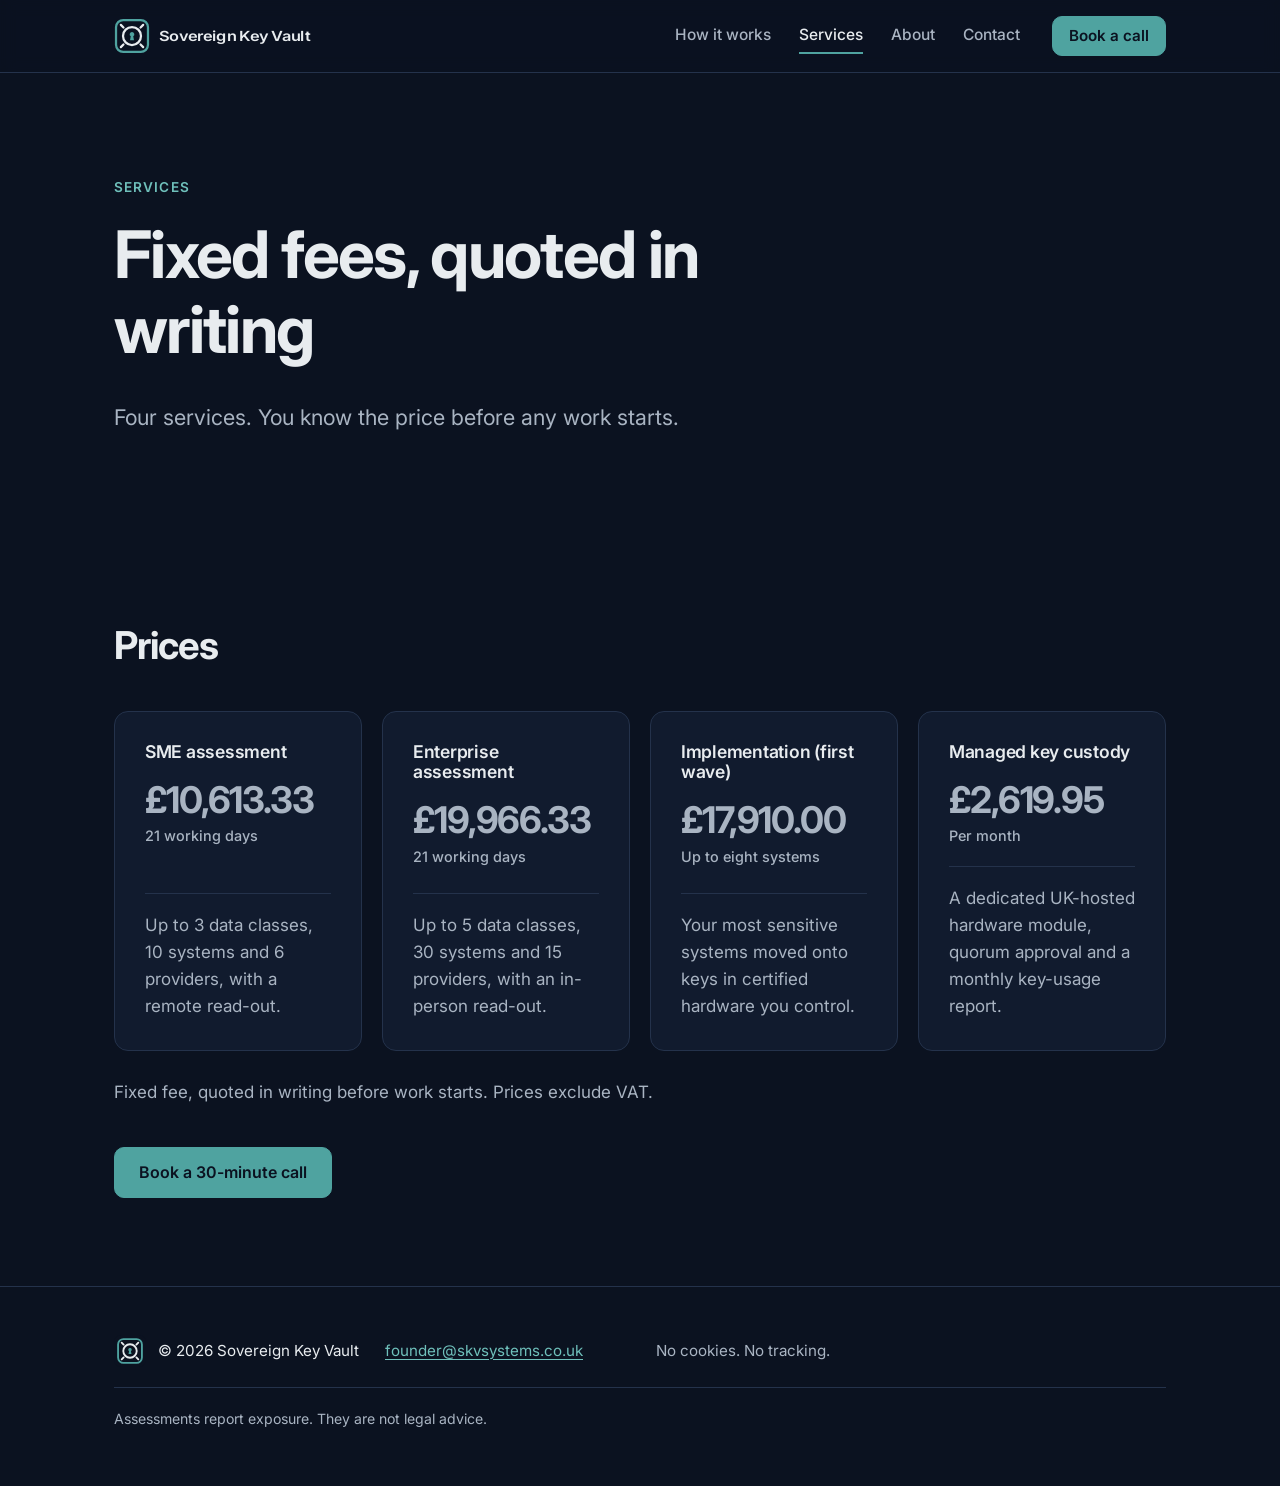
<file: services.html>
<!DOCTYPE html>
<html lang="en-GB">
<head>
  <meta charset="utf-8">
  <meta name="viewport" content="width=device-width, initial-scale=1">
  <title>Services | Sovereign Key Vault</title>
  <meta name="description" content="Fixed fees for the SME and Enterprise CLOUD Act exposure assessments, first-wave implementation and managed key custody.">
  <link rel="canonical" href="https://skvsystems.co.uk/services.html">
  <link rel="icon" href="favicon.svg" type="image/svg+xml">
  <meta property="og:type" content="website">
  <meta property="og:site_name" content="Sovereign Key Vault">
  <meta property="og:locale" content="en_GB">
  <meta property="og:title" content="Services | Sovereign Key Vault">
  <meta property="og:description" content="Four services, each at a fixed fee quoted in writing before work starts.">
  <meta property="og:url" content="https://skvsystems.co.uk/services.html">
  <link rel="preconnect" href="https://fonts.googleapis.com">
  <link rel="preconnect" href="https://fonts.gstatic.com" crossorigin>
  <link href="https://fonts.googleapis.com/css2?family=Inter:wght@400;500;600;700&display=swap" rel="stylesheet">
  <link rel="stylesheet" href="style.css">
</head>
<body>
  <a class="skip" href="#main">Skip to content</a>

  <header class="site-header">
    <div class="wrap header-inner">
      <a class="brand" href="index.html" aria-label="Sovereign Key Vault, home">
        <svg viewBox="0 0 220 40" width="220" height="40" aria-hidden="true" focusable="false">
          <rect x="2.25" y="2.25" width="35.5" height="35.5" rx="8" fill="none" stroke="#4FA3A0" stroke-width="2.5"/>
          <circle cx="20" cy="20" r="10" fill="none" stroke="#E8ECEF" stroke-width="2.5"/>
          <path d="M7.6 7.6 10.5 10.5M32.4 7.6 29.5 10.5M7.6 32.4 10.5 29.5M32.4 32.4 29.5 29.5" fill="none" stroke="#E8ECEF" stroke-width="2.5" stroke-linecap="round"/>
          <path d="M20 15.6A2.6 2.6 0 0 1 21.4 20.39L22.2 24.6H17.8L18.6 20.39A2.6 2.6 0 0 1 20 15.6Z" fill="#4FA3A0"/>
          <text x="50" y="25.5" font-family="Inter, system-ui, sans-serif" font-size="15.5" font-weight="600" letter-spacing="-0.2" fill="#E8ECEF" textLength="168" lengthAdjust="spacingAndGlyphs">Sovereign Key Vault</text>
        </svg>
      </a>
      <nav class="nav" aria-label="Main">
        <a href="how-it-works.html">How it works</a>
        <a href="services.html" aria-current="page">Services</a>
        <a href="about.html">About</a>
        <a href="contact.html">Contact</a>
      </nav>
      <a class="btn btn-small" href="contact.html">Book a call</a>
    </div>
  </header>

  <main id="main">

    <section class="hero">
      <div class="wrap">
        <span class="eyebrow">Services</span>
        <h1>Fixed fees, quoted in writing</h1>
        <p class="lead">Four services. You know the price before any work starts.</p>
      </div>
    </section>

    <section class="section" aria-labelledby="prices-title">
      <div class="wrap">
        <h2 id="prices-title" class="section-head">Prices</h2>
        <div class="grid-4">
          <article class="card price-card">
            <h3>SME assessment</h3>
            <p class="price">£10,613.33</p>
            <p class="price-unit">21 working days</p>
            <p class="scope">Up to 3 data classes, 10 systems and 6 providers, with a remote read-out.</p>
          </article>
          <article class="card price-card">
            <h3>Enterprise assessment</h3>
            <p class="price">£19,966.33</p>
            <p class="price-unit">21 working days</p>
            <p class="scope">Up to 5 data classes, 30 systems and 15 providers, with an in-person read-out.</p>
          </article>
          <article class="card price-card">
            <h3>Implementation (first wave)</h3>
            <p class="price">£17,910.00</p>
            <p class="price-unit">Up to eight systems</p>
            <p class="scope">Your most sensitive systems moved onto keys in certified hardware you control.</p>
          </article>
          <article class="card price-card">
            <h3>Managed key custody</h3>
            <p class="price">£2,619.95</p>
            <p class="price-unit">Per month</p>
            <p class="scope">A dedicated UK-hosted hardware module, quorum approval and a monthly key-usage report.</p>
          </article>
        </div>
        <p class="fee-note">Fixed fee, quoted in writing before work starts. Prices exclude VAT.</p>
        <div class="section-foot">
          <a class="btn" href="contact.html">Book a 30-minute call</a>
        </div>
      </div>
    </section>

  </main>

  <footer class="site-footer">
    <div class="wrap footer-inner">
      <div class="footer-brand">
        <img src="favicon.svg" width="32" height="32" alt="">
        <span>© 2026 Sovereign Key Vault</span>
      </div>
      <p><a href="mailto:founder@skvsystems.co.uk">founder@skvsystems.co.uk</a></p>
      <p>No cookies. No tracking.</p>
      <p class="footer-legal">Assessments report exposure. They are not legal advice.</p>
    </div>
  </footer>
</body>
</html>
</file>
<file: style.css>
/* Sovereign Key Vault: site styles */

:root {
  --bg: #0b1220;
  --bg-2: #0f1829;
  --card: #111b2e;
  --line: #24324b;
  --line-strong: #34466a;
  --text: #e8ecef;
  --muted: #a9b4c2;
  --accent: #4fa3a0;
  --accent-2: #6fc0bb;
  --warn: #e0a092;
  --radius: 14px;
  --max: 1100px;
}

*,
*::before,
*::after {
  box-sizing: border-box;
}

html {
  -webkit-text-size-adjust: 100%;
  text-size-adjust: 100%;
}

body {
  margin: 0;
  background: var(--bg);
  color: var(--text);
  font-family: "Inter", system-ui, -apple-system, "Segoe UI", Roboto, Arial, sans-serif;
  font-size: 1.0625rem;
  line-height: 1.6;
  -webkit-font-smoothing: antialiased;
}

img,
svg {
  display: block;
  max-width: 100%;
}

a {
  color: var(--accent-2);
  text-underline-offset: 3px;
}

a:hover {
  color: var(--text);
}

:focus-visible {
  outline: 2px solid var(--accent-2);
  outline-offset: 3px;
  border-radius: 4px;
}

h1,
h2,
h3 {
  margin: 0 0 0.5em;
  line-height: 1.15;
  letter-spacing: -0.025em;
  font-weight: 700;
}

h1 {
  font-size: clamp(2.3rem, 6vw, 4.1rem);
  max-width: 16ch;
}

h2 {
  font-size: clamp(1.65rem, 3.4vw, 2.4rem);
}

h3 {
  font-size: 1.2rem;
  letter-spacing: -0.015em;
  font-weight: 600;
}

p {
  margin: 0 0 1em;
}

.wrap {
  width: 100%;
  max-width: var(--max);
  margin: 0 auto;
  padding: 0 24px;
}

.skip {
  position: absolute;
  left: -9999px;
  top: 8px;
  background: var(--accent);
  color: var(--bg);
  padding: 8px 14px;
  border-radius: 8px;
  font-weight: 600;
  z-index: 100;
}

.skip:focus {
  left: 12px;
}

/* Header */

.site-header {
  position: sticky;
  top: 0;
  z-index: 50;
  background: rgba(11, 18, 32, 0.94);
  border-bottom: 1px solid var(--line);
  backdrop-filter: blur(8px);
}

.header-inner {
  display: flex;
  align-items: center;
  flex-wrap: wrap;
  gap: 12px 32px;
  padding-top: 16px;
  padding-bottom: 16px;
}

.brand {
  display: inline-flex;
  align-items: center;
  text-decoration: none;
}

.brand svg {
  width: 198px;
  height: 36px;
}

.nav {
  display: flex;
  gap: 28px;
  margin-left: auto;
}

.nav a {
  color: var(--muted);
  text-decoration: none;
  font-size: 0.97rem;
  font-weight: 500;
  padding: 4px 0;
  border-bottom: 2px solid transparent;
}

.nav a:hover {
  color: var(--text);
}

.nav a[aria-current="page"] {
  color: var(--text);
  border-bottom-color: var(--accent);
}

/* Buttons */

.btn {
  display: inline-block;
  background: var(--accent);
  color: var(--bg);
  font-weight: 600;
  font-size: 1rem;
  line-height: 1.2;
  text-decoration: none;
  padding: 15px 24px;
  border-radius: 10px;
  border: 1px solid var(--accent);
  transition: background 0.15s ease, border-color 0.15s ease;
}

.btn:hover {
  background: var(--accent-2);
  border-color: var(--accent-2);
  color: var(--bg);
}

.btn-ghost {
  background: transparent;
  color: var(--text);
  border-color: var(--line-strong);
}

.btn-ghost:hover {
  background: transparent;
  color: var(--text);
  border-color: var(--accent);
}

.btn-small {
  padding: 10px 16px;
  font-size: 0.95rem;
}

.actions {
  display: flex;
  flex-wrap: wrap;
  gap: 12px;
  margin-top: 32px;
}

/* Sections */

main {
  display: block;
}

.section {
  padding: 88px 0;
}

.section + .section {
  border-top: 1px solid var(--line);
}

.hero {
  padding: 104px 0 80px;
}

.eyebrow {
  display: block;
  color: var(--accent-2);
  font-size: 0.85rem;
  font-weight: 600;
  letter-spacing: 0.08em;
  text-transform: uppercase;
  margin-bottom: 18px;
}

.lead {
  font-size: clamp(1.15rem, 2.2vw, 1.35rem);
  color: var(--muted);
  max-width: 44ch;
  line-height: 1.5;
}

.section-head {
  max-width: 680px;
  margin-bottom: 44px;
}

.section-head p {
  color: var(--muted);
  font-size: 1.125rem;
}

.muted {
  color: var(--muted);
}

.small {
  font-size: 0.9rem;
}

.narrow {
  max-width: 680px;
}

/* Cards */

.grid-3,
.grid-2,
.grid-4 {
  display: grid;
  gap: 20px;
}

.grid-3 {
  grid-template-columns: repeat(auto-fit, minmax(min(100%, 280px), 1fr));
}

.grid-2 {
  grid-template-columns: repeat(auto-fit, minmax(min(100%, 420px), 1fr));
}

.grid-4 {
  grid-template-columns: repeat(auto-fit, minmax(min(100%, 240px), 1fr));
}

.card {
  background: var(--card);
  border: 1px solid var(--line);
  border-radius: var(--radius);
  padding: 30px;
}

.card p:last-child {
  margin-bottom: 0;
}

.card p {
  color: var(--muted);
}

.card-num {
  display: inline-flex;
  align-items: center;
  justify-content: center;
  width: 36px;
  height: 36px;
  border-radius: 50%;
  border: 1px solid var(--accent);
  color: var(--accent-2);
  font-weight: 600;
  font-size: 0.95rem;
  margin-bottom: 20px;
}

.section-foot {
  margin-top: 40px;
}

/* Diagram */

.diagram {
  display: grid;
  grid-template-columns: repeat(2, minmax(0, 1fr));
  gap: 20px;
}

.panel {
  background: var(--card);
  border: 1px solid var(--line);
  border-radius: var(--radius);
  padding: 26px 26px 22px;
  margin: 0;
}

.panel h3 {
  margin-bottom: 18px;
}

.panel svg {
  width: 100%;
  height: auto;
}

.panel figcaption {
  margin-top: 16px;
  color: var(--muted);
  font-size: 0.98rem;
}

.panel.is-risk h3 {
  color: var(--warn);
}

.panel.is-safe h3 {
  color: var(--accent-2);
}

.diagram text {
  font-family: inherit;
}

/* Why now */

.band {
  background: var(--bg-2);
}

.points {
  list-style: none;
  margin: 0;
  padding: 0;
  display: grid;
  grid-template-columns: repeat(auto-fit, minmax(min(100%, 260px), 1fr));
  gap: 28px;
}

.points li {
  border-top: 2px solid var(--accent);
  padding-top: 18px;
  color: var(--muted);
}

.points strong {
  display: block;
  color: var(--text);
  font-size: 1.2rem;
  font-weight: 600;
  margin-bottom: 6px;
  letter-spacing: -0.01em;
}

/* Call to action band */

.cta {
  display: flex;
  flex-wrap: wrap;
  align-items: center;
  justify-content: space-between;
  gap: 24px 40px;
  background: var(--card);
  border: 1px solid var(--line-strong);
  border-radius: 18px;
  padding: 52px;
}

.cta h2 {
  margin-bottom: 8px;
}

.cta p {
  color: var(--muted);
  margin: 0;
  max-width: 46ch;
}

/* Timeline */

.timeline {
  list-style: none;
  margin: 0;
  padding: 0;
  border: 1px solid var(--line);
  border-radius: var(--radius);
  background: var(--card);
}

.tl-row {
  display: grid;
  grid-template-columns: minmax(0, 340px) minmax(0, 1fr);
  gap: 12px 32px;
  align-items: center;
  padding: 20px 28px;
}

.tl-row + .tl-row {
  border-top: 1px solid var(--line);
}

.tl-day {
  display: block;
  color: var(--accent-2);
  font-size: 0.85rem;
  font-weight: 600;
  letter-spacing: 0.04em;
  text-transform: uppercase;
}

.tl-stage {
  display: block;
  font-weight: 600;
  font-size: 1.08rem;
}

.tl-note {
  display: block;
  color: var(--muted);
  font-size: 0.95rem;
}

.track {
  position: relative;
  height: 12px;
  background: #18243b;
  border-radius: 99px;
}

.bar {
  position: absolute;
  top: 0;
  bottom: 0;
  left: calc(var(--s) * 100% / 22);
  width: calc((var(--e) - var(--s) + 1) * 100% / 22);
  min-width: 12px;
  background: var(--accent);
  border-radius: 99px;
}

.tl-scale {
  display: flex;
  justify-content: space-between;
  color: var(--muted);
  font-size: 0.85rem;
  padding: 12px 28px 0;
}

.tl-scale span:first-child {
  visibility: hidden;
}

/* Lists */

.ticks {
  list-style: none;
  margin: 0;
  padding: 0;
  display: grid;
  grid-template-columns: repeat(auto-fit, minmax(min(100%, 240px), 1fr));
  gap: 16px;
}

.ticks li {
  background: var(--card);
  border: 1px solid var(--line);
  border-radius: 12px;
  padding: 22px 22px 22px 48px;
  position: relative;
  color: var(--muted);
}

.ticks li::before {
  content: "";
  position: absolute;
  left: 22px;
  top: 31px;
  width: 10px;
  height: 10px;
  border-radius: 2px;
  background: var(--accent);
}

.ticks strong {
  display: block;
  color: var(--text);
  font-weight: 600;
}

.statement {
  margin-top: 32px;
  font-size: 1.15rem;
  font-weight: 500;
  color: var(--text);
  border-left: 3px solid var(--accent);
  padding-left: 18px;
}

.steps-list {
  list-style: none;
  margin: 0;
  padding: 0;
  counter-reset: step;
}

.steps-list li {
  counter-increment: step;
  position: relative;
  padding-left: 52px;
  margin-bottom: 18px;
  color: var(--muted);
}

.steps-list li::before {
  content: counter(step);
  position: absolute;
  left: 0;
  top: -2px;
  width: 34px;
  height: 34px;
  border-radius: 50%;
  border: 1px solid var(--accent);
  color: var(--accent-2);
  font-weight: 600;
  font-size: 0.95rem;
  display: flex;
  align-items: center;
  justify-content: center;
}

/* Prices */

.price-card {
  display: flex;
  flex-direction: column;
}

.price-card h3 {
  font-size: 1.1rem;
  margin-bottom: 18px;
}

.price {
  font-size: clamp(1.9rem, 3.2vw, 2.3rem);
  font-weight: 700;
  letter-spacing: -0.03em;
  color: var(--text);
  line-height: 1.1;
  margin-bottom: 4px;
}

.price-unit {
  color: var(--accent-2);
  font-size: 0.9rem;
  font-weight: 500;
  margin-bottom: 18px;
}

.price-card .scope {
  border-top: 1px solid var(--line);
  padding-top: 18px;
  margin-top: auto;
}

.fee-note {
  margin-top: 28px;
  color: var(--muted);
}

/* About */

.split {
  display: grid;
  grid-template-columns: minmax(0, 1fr) minmax(0, 1.6fr);
  gap: 48px;
  align-items: start;
}

.founder-card {
  background: var(--card);
  border: 1px solid var(--line);
  border-radius: var(--radius);
  padding: 32px;
}

.founder-card img {
  width: 64px;
  height: 64px;
  margin-bottom: 20px;
}

.founder-card p {
  margin: 0;
  color: var(--muted);
}

.founder-card .name {
  color: var(--text);
  font-weight: 600;
  font-size: 1.2rem;
}

.prose p {
  font-size: 1.125rem;
  color: var(--muted);
  max-width: 62ch;
}

.prose p:first-of-type {
  color: var(--text);
}

.patent {
  display: inline-block;
  border: 1px solid var(--line-strong);
  border-radius: 10px;
  padding: 14px 18px;
  color: var(--muted);
  margin-top: 8px;
}

.patent strong {
  color: var(--text);
  font-weight: 600;
}

/* Contact */

.email-big {
  display: inline-block;
  font-size: clamp(1.3rem, 5vw, 2.6rem);
  font-weight: 600;
  letter-spacing: -0.02em;
  color: var(--accent-2);
  text-decoration: none;
  border-bottom: 2px solid var(--line-strong);
  padding-bottom: 6px;
  margin: 12px 0 8px;
  overflow-wrap: anywhere;
}

.email-big:hover {
  border-bottom-color: var(--accent);
  color: var(--text);
}

/* Footer */

.site-footer {
  border-top: 1px solid var(--line);
  padding: 48px 0 56px;
  color: var(--muted);
  font-size: 0.95rem;
}

.footer-inner {
  display: grid;
  grid-template-columns: repeat(auto-fit, minmax(min(100%, 220px), 1fr));
  gap: 20px 32px;
  align-items: center;
}

.footer-brand {
  display: flex;
  align-items: center;
  gap: 12px;
  color: var(--text);
}

.footer-brand img {
  width: 32px;
  height: 32px;
}

.site-footer p {
  margin: 0;
}

.footer-legal {
  grid-column: 1 / -1;
  border-top: 1px solid var(--line);
  padding-top: 20px;
  font-size: 0.88rem;
}

/* Responsive */

@media (max-width: 860px) {
  .diagram {
    grid-template-columns: minmax(0, 1fr);
  }

  .split {
    grid-template-columns: minmax(0, 1fr);
    gap: 28px;
  }

  .tl-row {
    grid-template-columns: minmax(0, 1fr);
  }
}

@media (max-width: 760px) {
  .wrap {
    padding: 0 16px;
  }

  .header-inner {
    gap: 10px 12px;
    justify-content: space-between;
  }

  .brand svg {
    width: 176px;
    height: 32px;
  }

  .nav {
    order: 3;
    width: 100%;
    margin-left: 0;
    justify-content: space-between;
    gap: 12px;
    border-top: 1px solid var(--line);
    padding-top: 10px;
  }

  .nav a {
    font-size: 0.93rem;
  }

  .section {
    padding: 60px 0;
  }

  .hero {
    padding: 64px 0 56px;
  }

  .card,
  .founder-card {
    padding: 24px;
  }

  .panel {
    padding: 20px 14px 18px;
  }

  .cta {
    padding: 32px 24px;
  }

  .tl-row {
    padding: 18px 18px;
  }

  .tl-scale {
    padding: 12px 18px 0;
  }

  .actions .btn {
    flex: 1 1 auto;
    text-align: center;
  }
}

@media (prefers-reduced-motion: reduce) {
  * {
    transition: none !important;
  }
}
.footer-brand span{white-space:nowrap}
</file>
